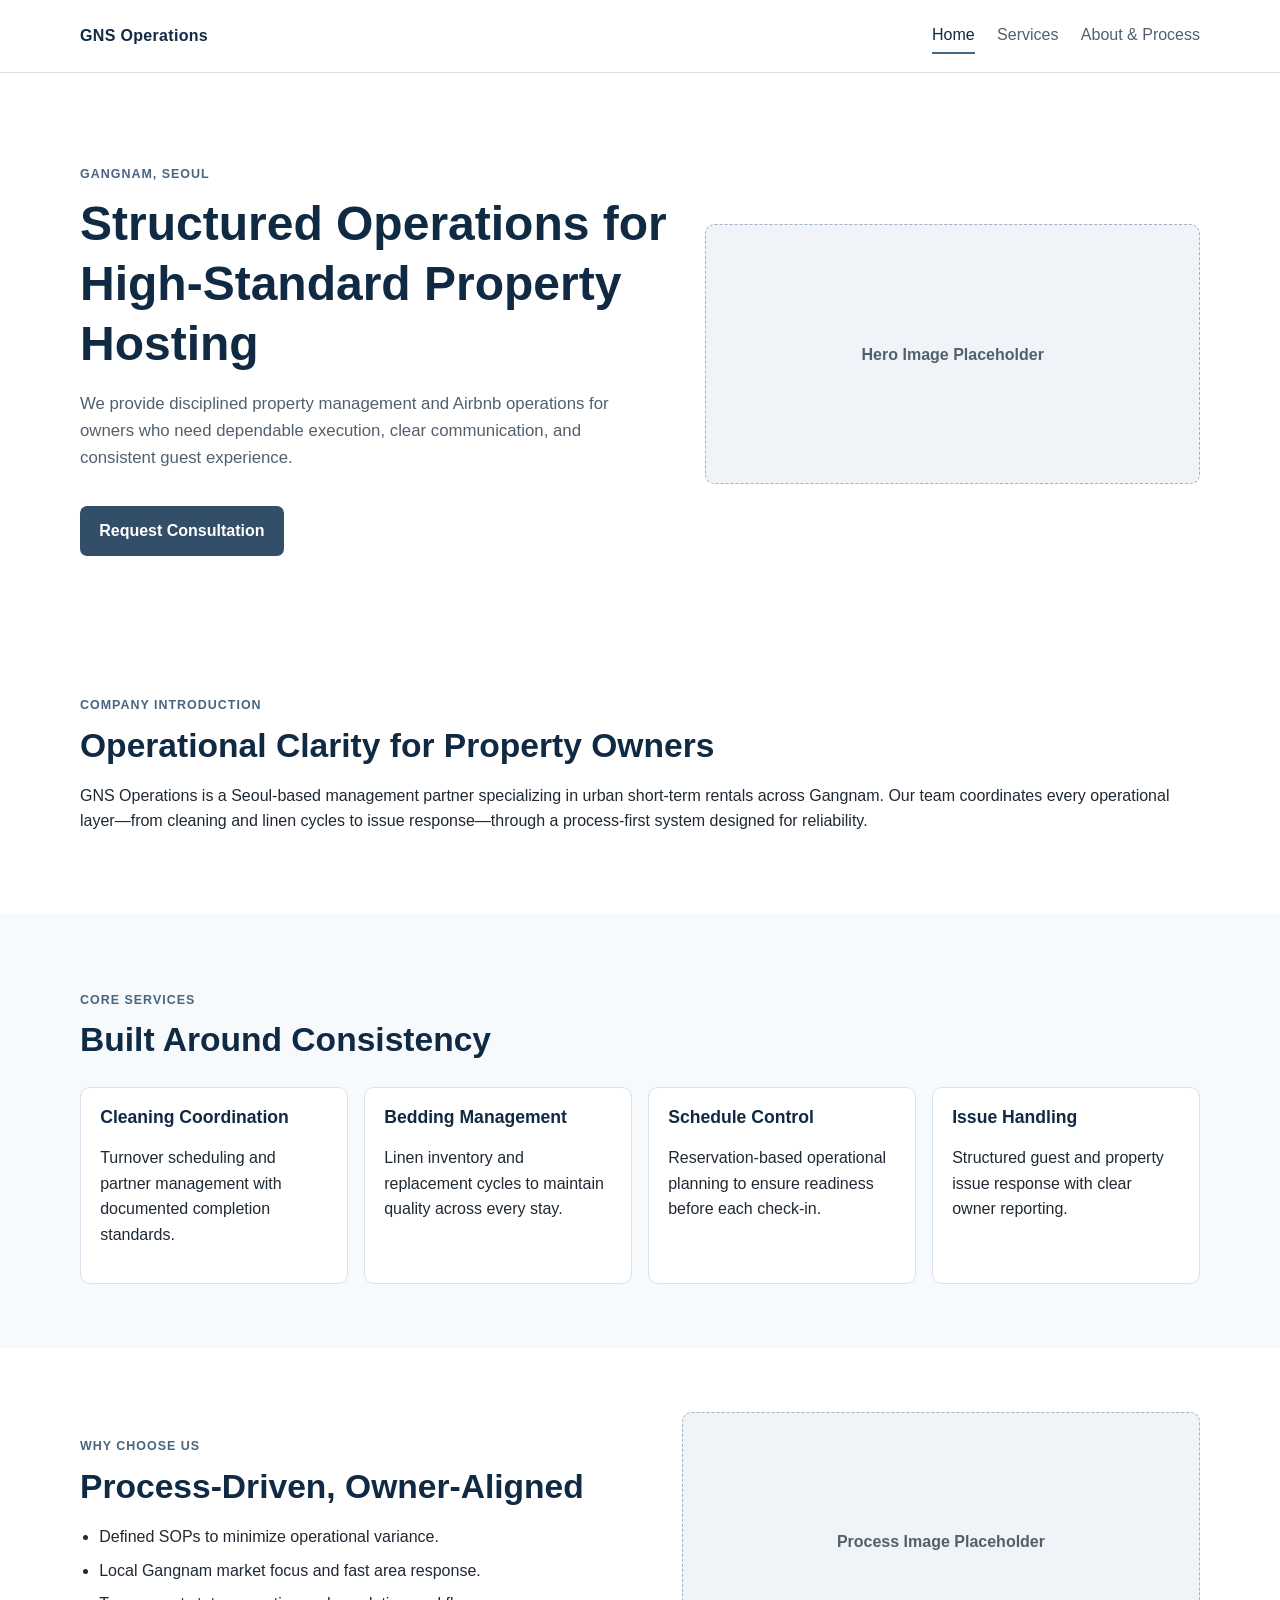
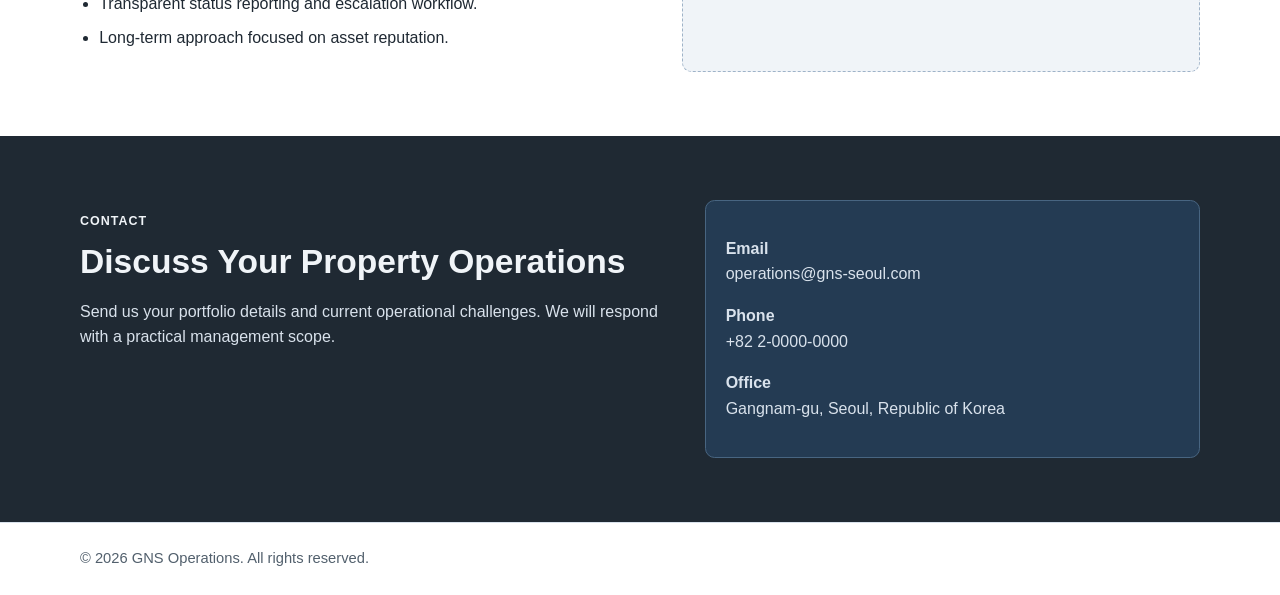
<file: index.html>
<!DOCTYPE html>
<html lang="en">
<head>
  <meta charset="UTF-8" />
  <meta name="viewport" content="width=device-width, initial-scale=1.0" />
  <meta name="description" content="Gangnam-based property management and Airbnb operations company delivering structured, reliable hosting services." />
  <title>GNS Operations | Property & Airbnb Management</title>
  <link rel="stylesheet" href="assets/css/styles.css" />
</head>
<body>
  <header class="site-header">
    <div class="container header-inner">
      <a href="index.html" class="logo" aria-label="GNS Operations Home">GNS Operations</a>
      <button class="menu-toggle" aria-expanded="false" aria-controls="site-nav">Menu</button>
      <nav id="site-nav" class="site-nav" aria-label="Primary navigation">
        <a href="index.html" aria-current="page">Home</a>
        <a href="services.html">Services</a>
        <a href="about.html">About & Process</a>
      </nav>
    </div>
  </header>

  <main>
    <section class="hero">
      <div class="container hero-grid">
        <div>
          <p class="section-tag">Gangnam, Seoul</p>
          <h1>Structured Operations for High-Standard Property Hosting</h1>
          <p class="lead">We provide disciplined property management and Airbnb operations for owners who need dependable execution, clear communication, and consistent guest experience.</p>
          <a class="button" href="#contact">Request Consultation</a>
        </div>
        <div class="image-placeholder" role="img" aria-label="Placeholder for company operations visual">
          <!-- Placeholder image section: Replace with a professional operations or property image -->
          <span>Hero Image Placeholder</span>
        </div>
      </div>
    </section>

    <section class="section">
      <div class="container">
        <p class="section-tag">Company Introduction</p>
        <h2>Operational Clarity for Property Owners</h2>
        <p>GNS Operations is a Seoul-based management partner specializing in urban short-term rentals across Gangnam. Our team coordinates every operational layer—from cleaning and linen cycles to issue response—through a process-first system designed for reliability.</p>
      </div>
    </section>

    <section class="section section-muted">
      <div class="container">
        <p class="section-tag">Core Services</p>
        <h2>Built Around Consistency</h2>
        <div class="card-grid four-col">
          <article class="card">
            <h3>Cleaning Coordination</h3>
            <p>Turnover scheduling and partner management with documented completion standards.</p>
          </article>
          <article class="card">
            <h3>Bedding Management</h3>
            <p>Linen inventory and replacement cycles to maintain quality across every stay.</p>
          </article>
          <article class="card">
            <h3>Schedule Control</h3>
            <p>Reservation-based operational planning to ensure readiness before each check-in.</p>
          </article>
          <article class="card">
            <h3>Issue Handling</h3>
            <p>Structured guest and property issue response with clear owner reporting.</p>
          </article>
        </div>
      </div>
    </section>

    <section class="section">
      <div class="container two-col">
        <div>
          <p class="section-tag">Why Choose Us</p>
          <h2>Process-Driven, Owner-Aligned</h2>
          <ul class="check-list">
            <li>Defined SOPs to minimize operational variance.</li>
            <li>Local Gangnam market focus and fast area response.</li>
            <li>Transparent status reporting and escalation workflow.</li>
            <li>Long-term approach focused on asset reputation.</li>
          </ul>
        </div>
        <div class="image-placeholder" role="img" aria-label="Placeholder for team and process overview">
          <!-- Placeholder image section: Replace with team/process visual -->
          <span>Process Image Placeholder</span>
        </div>
      </div>
    </section>

    <section class="section section-dark" id="contact">
      <div class="container contact-grid">
        <div>
          <p class="section-tag">Contact</p>
          <h2>Discuss Your Property Operations</h2>
          <p>Send us your portfolio details and current operational challenges. We will respond with a practical management scope.</p>
        </div>
        <address class="contact-card">
          <p><strong>Email</strong><br />operations@gns-seoul.com</p>
          <p><strong>Phone</strong><br />+82 2-0000-0000</p>
          <p><strong>Office</strong><br />Gangnam-gu, Seoul, Republic of Korea</p>
        </address>
      </div>
    </section>
  </main>

  <footer class="site-footer">
    <div class="container footer-inner">
      <p>&copy; <span id="year"></span> GNS Operations. All rights reserved.</p>
    </div>
  </footer>

  <script src="assets/js/main.js"></script>
</body>
</html>
</file>
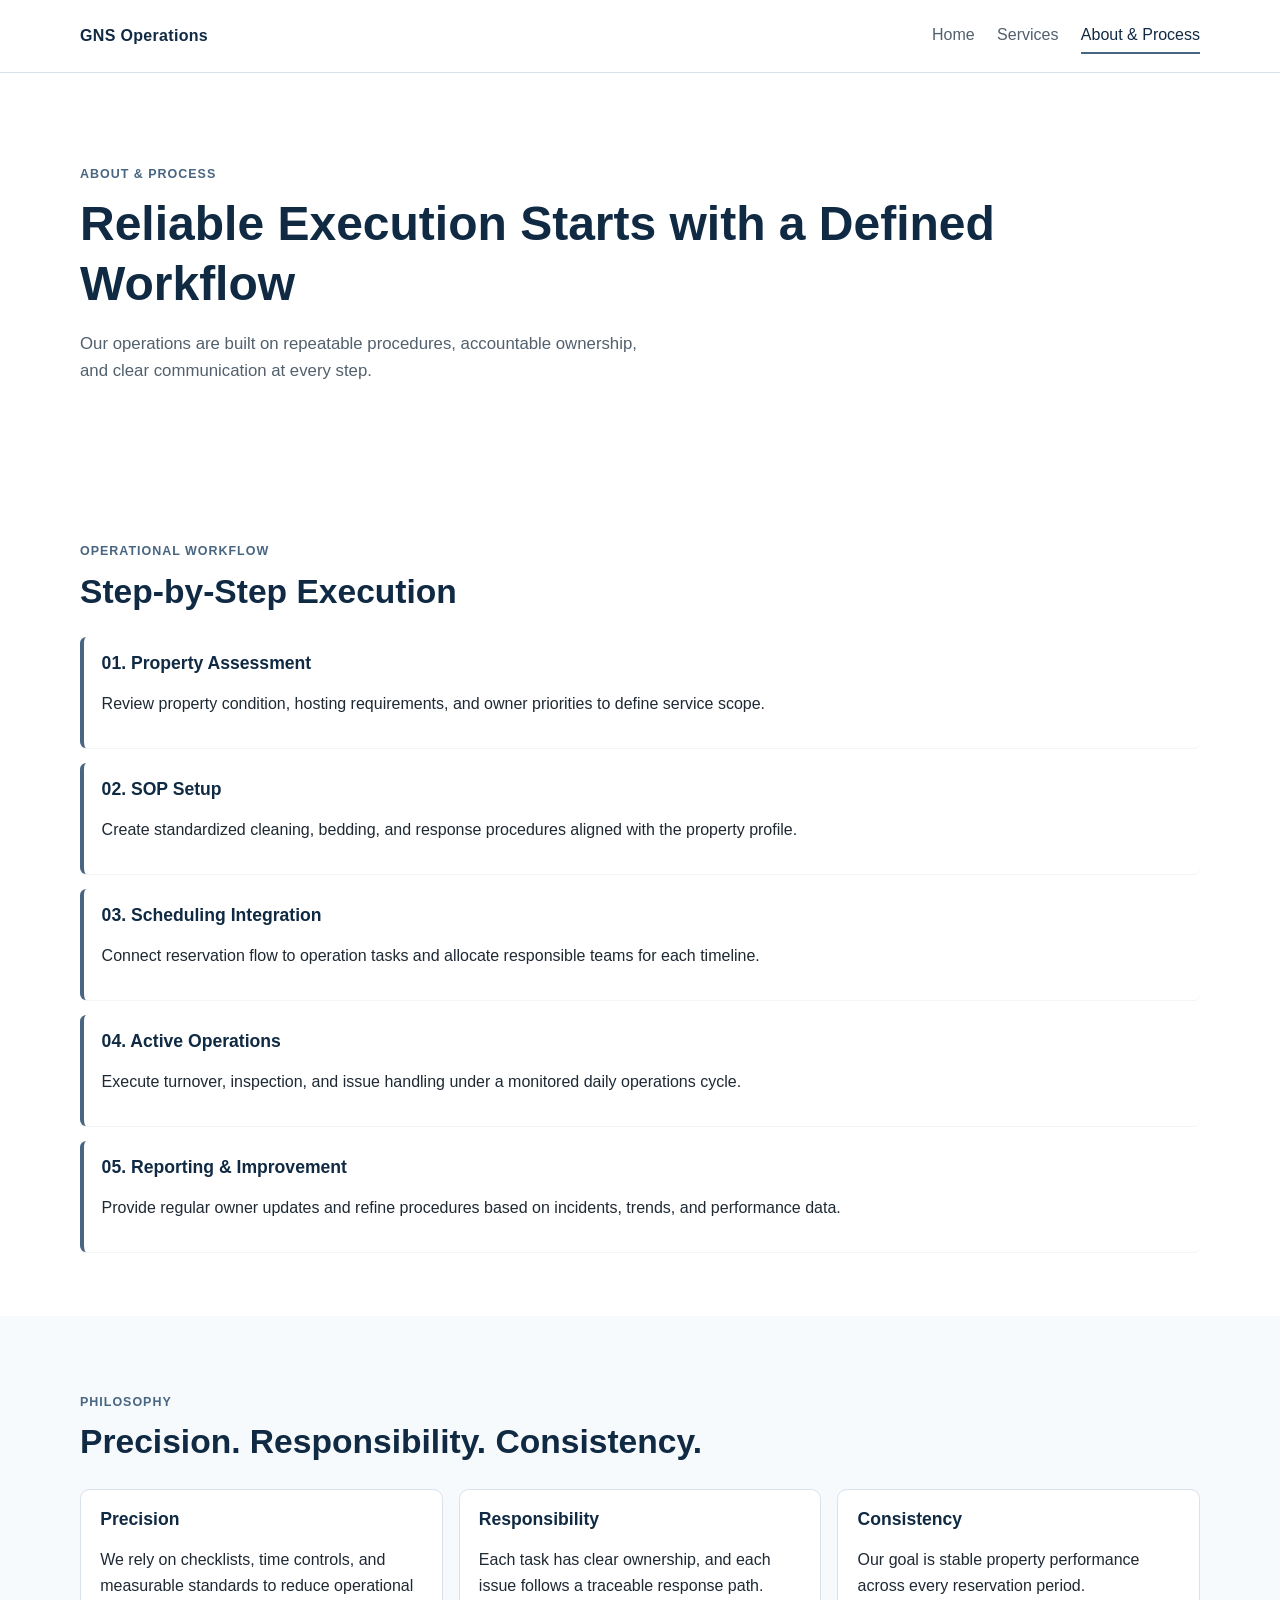
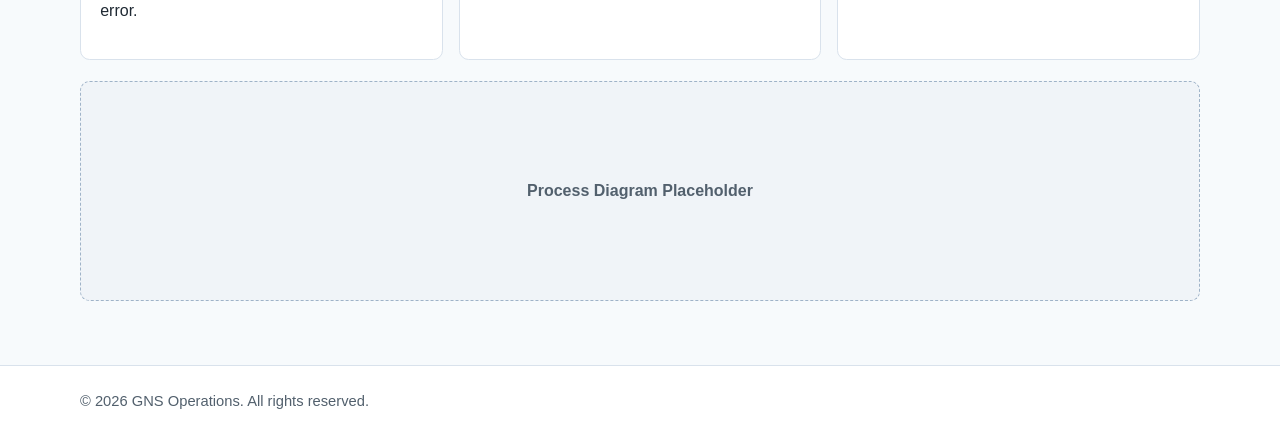
<file: about.html>
<!DOCTYPE html>
<html lang="en">
<head>
  <meta charset="UTF-8" />
  <meta name="viewport" content="width=device-width, initial-scale=1.0" />
  <meta name="description" content="Operational process and philosophy of GNS Operations in Gangnam, Seoul." />
  <title>About & Process | GNS Operations</title>
  <link rel="stylesheet" href="assets/css/styles.css" />
</head>
<body>
  <header class="site-header">
    <div class="container header-inner">
      <a href="index.html" class="logo" aria-label="GNS Operations Home">GNS Operations</a>
      <button class="menu-toggle" aria-expanded="false" aria-controls="site-nav">Menu</button>
      <nav id="site-nav" class="site-nav" aria-label="Primary navigation">
        <a href="index.html">Home</a>
        <a href="services.html">Services</a>
        <a href="about.html" aria-current="page">About & Process</a>
      </nav>
    </div>
  </header>

  <main>
    <section class="page-header">
      <div class="container">
        <p class="section-tag">About & Process</p>
        <h1>Reliable Execution Starts with a Defined Workflow</h1>
        <p class="lead">Our operations are built on repeatable procedures, accountable ownership, and clear communication at every step.</p>
      </div>
    </section>

    <section class="section">
      <div class="container">
        <p class="section-tag">Operational Workflow</p>
        <h2>Step-by-Step Execution</h2>
        <ol class="workflow">
          <li>
            <h3>01. Property Assessment</h3>
            <p>Review property condition, hosting requirements, and owner priorities to define service scope.</p>
          </li>
          <li>
            <h3>02. SOP Setup</h3>
            <p>Create standardized cleaning, bedding, and response procedures aligned with the property profile.</p>
          </li>
          <li>
            <h3>03. Scheduling Integration</h3>
            <p>Connect reservation flow to operation tasks and allocate responsible teams for each timeline.</p>
          </li>
          <li>
            <h3>04. Active Operations</h3>
            <p>Execute turnover, inspection, and issue handling under a monitored daily operations cycle.</p>
          </li>
          <li>
            <h3>05. Reporting & Improvement</h3>
            <p>Provide regular owner updates and refine procedures based on incidents, trends, and performance data.</p>
          </li>
        </ol>
      </div>
    </section>

    <section class="section section-muted">
      <div class="container">
        <p class="section-tag">Philosophy</p>
        <h2>Precision. Responsibility. Consistency.</h2>
        <div class="card-grid three-col">
          <article class="card">
            <h3>Precision</h3>
            <p>We rely on checklists, time controls, and measurable standards to reduce operational error.</p>
          </article>
          <article class="card">
            <h3>Responsibility</h3>
            <p>Each task has clear ownership, and each issue follows a traceable response path.</p>
          </article>
          <article class="card">
            <h3>Consistency</h3>
            <p>Our goal is stable property performance across every reservation period.</p>
          </article>
        </div>
        <div class="image-placeholder wide" role="img" aria-label="Placeholder for process diagram">
          <!-- Placeholder image section: Replace with branded process diagram image -->
          <span>Process Diagram Placeholder</span>
        </div>
      </div>
    </section>
  </main>

  <footer class="site-footer">
    <div class="container footer-inner">
      <p>&copy; <span id="year"></span> GNS Operations. All rights reserved.</p>
    </div>
  </footer>

  <script src="assets/js/main.js"></script>
</body>
</html>
</file>
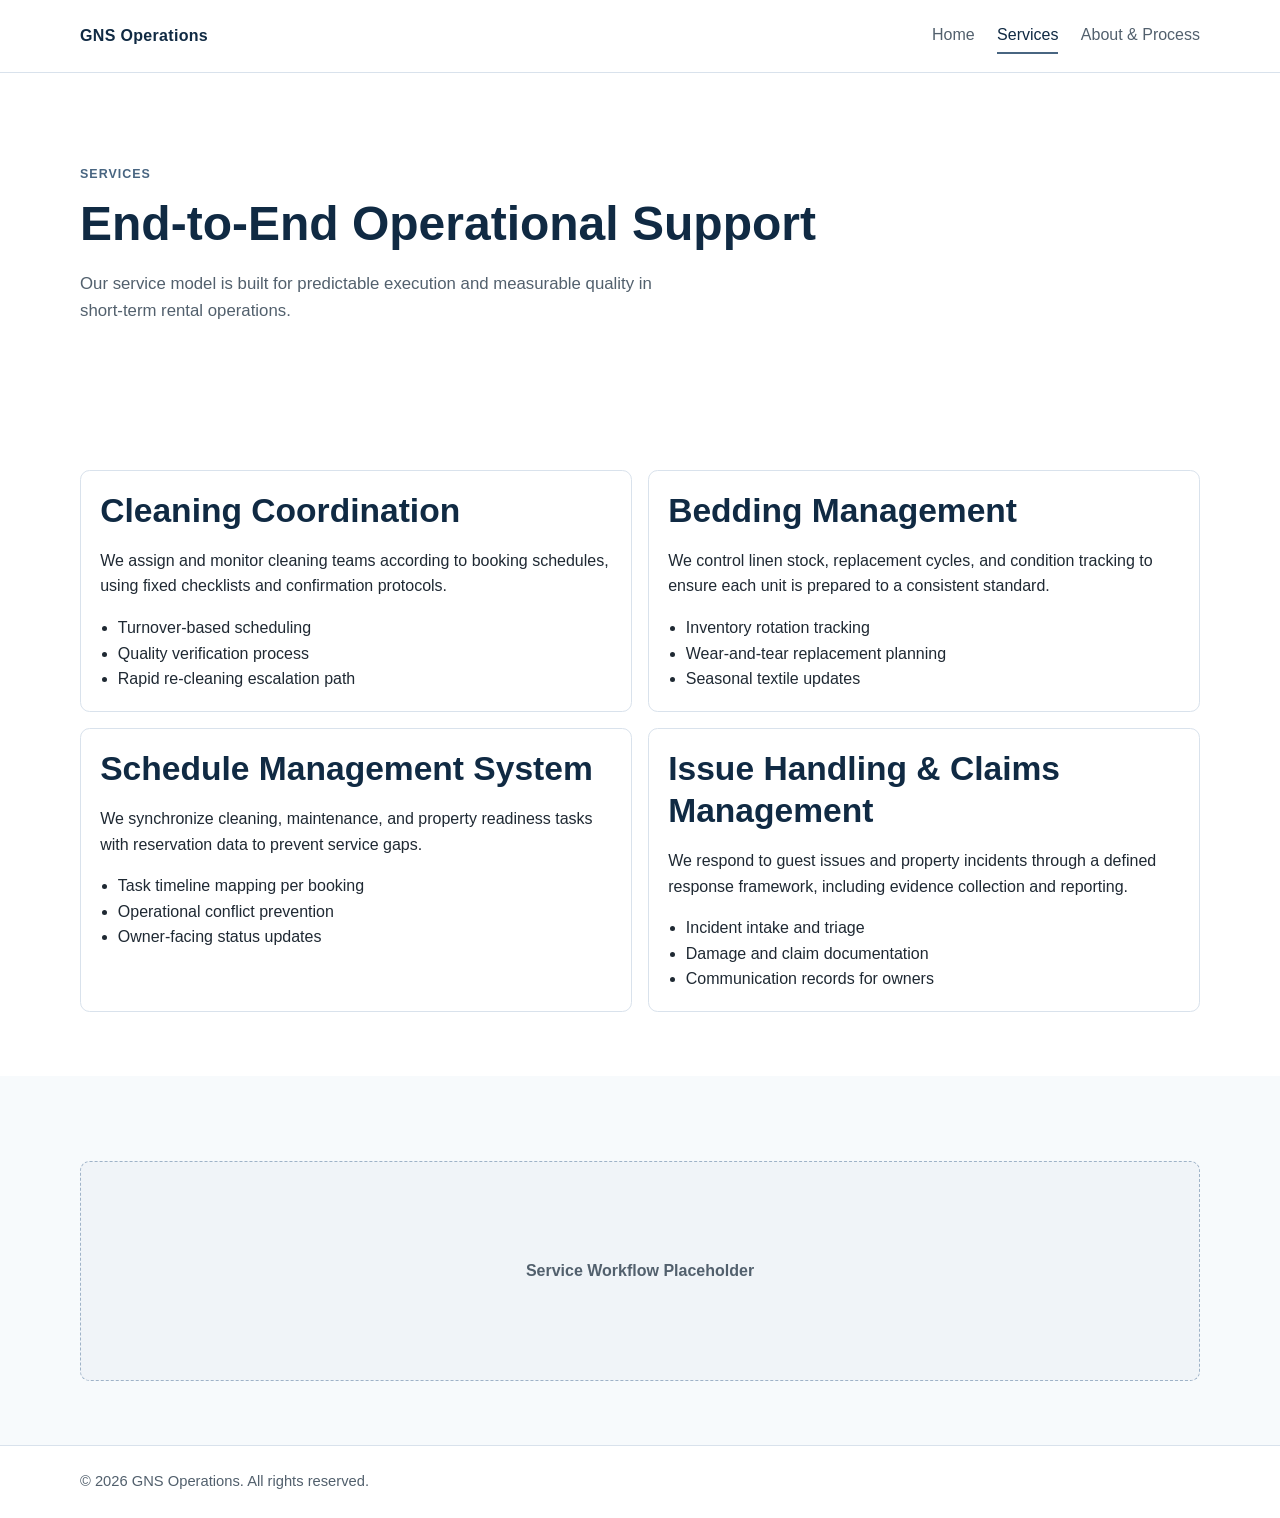
<file: services.html>
<!DOCTYPE html>
<html lang="en">
<head>
  <meta charset="UTF-8" />
  <meta name="viewport" content="width=device-width, initial-scale=1.0" />
  <meta name="description" content="Detailed service scope for GNS Operations property and Airbnb management in Gangnam, Seoul." />
  <title>Services | GNS Operations</title>
  <link rel="stylesheet" href="assets/css/styles.css" />
</head>
<body>
  <header class="site-header">
    <div class="container header-inner">
      <a href="index.html" class="logo" aria-label="GNS Operations Home">GNS Operations</a>
      <button class="menu-toggle" aria-expanded="false" aria-controls="site-nav">Menu</button>
      <nav id="site-nav" class="site-nav" aria-label="Primary navigation">
        <a href="index.html">Home</a>
        <a href="services.html" aria-current="page">Services</a>
        <a href="about.html">About & Process</a>
      </nav>
    </div>
  </header>

  <main>
    <section class="page-header">
      <div class="container">
        <p class="section-tag">Services</p>
        <h1>End-to-End Operational Support</h1>
        <p class="lead">Our service model is built for predictable execution and measurable quality in short-term rental operations.</p>
      </div>
    </section>

    <section class="section">
      <div class="container service-layout">
        <article class="service-item">
          <h2>Cleaning Coordination</h2>
          <p>We assign and monitor cleaning teams according to booking schedules, using fixed checklists and confirmation protocols.</p>
          <ul>
            <li>Turnover-based scheduling</li>
            <li>Quality verification process</li>
            <li>Rapid re-cleaning escalation path</li>
          </ul>
        </article>

        <article class="service-item">
          <h2>Bedding Management</h2>
          <p>We control linen stock, replacement cycles, and condition tracking to ensure each unit is prepared to a consistent standard.</p>
          <ul>
            <li>Inventory rotation tracking</li>
            <li>Wear-and-tear replacement planning</li>
            <li>Seasonal textile updates</li>
          </ul>
        </article>

        <article class="service-item">
          <h2>Schedule Management System</h2>
          <p>We synchronize cleaning, maintenance, and property readiness tasks with reservation data to prevent service gaps.</p>
          <ul>
            <li>Task timeline mapping per booking</li>
            <li>Operational conflict prevention</li>
            <li>Owner-facing status updates</li>
          </ul>
        </article>

        <article class="service-item">
          <h2>Issue Handling & Claims Management</h2>
          <p>We respond to guest issues and property incidents through a defined response framework, including evidence collection and reporting.</p>
          <ul>
            <li>Incident intake and triage</li>
            <li>Damage and claim documentation</li>
            <li>Communication records for owners</li>
          </ul>
        </article>
      </div>
    </section>

    <section class="section section-muted">
      <div class="container">
        <div class="image-placeholder wide" role="img" aria-label="Placeholder for service dashboard mockup">
          <!-- Placeholder image section: Replace with dashboard/service workflow image -->
          <span>Service Workflow Placeholder</span>
        </div>
      </div>
    </section>
  </main>

  <footer class="site-footer">
    <div class="container footer-inner">
      <p>&copy; <span id="year"></span> GNS Operations. All rights reserved.</p>
    </div>
  </footer>

  <script src="assets/js/main.js"></script>
</body>
</html>
</file>
<file: assets/css/styles.css>
/*
  GNS Operations Website Styles
  Theme: Corporate, neutral, and structured
*/

:root {
  --bg: #ffffff;
  --text: #1f2933;
  --muted-text: #52606d;
  --heading: #102a43;
  --line: #d9e2ec;
  --accent: #486581;
  --accent-dark: #334e68;
  --surface: #f7fafc;
  --surface-dark: #1f2933;
  --white: #ffffff;
  --container: 1120px;
}

* {
  box-sizing: border-box;
}

html,
body {
  margin: 0;
  padding: 0;
  font-family: "Inter", "Segoe UI", Roboto, Arial, sans-serif;
  background: var(--bg);
  color: var(--text);
  line-height: 1.6;
}

img {
  max-width: 100%;
  display: block;
}

.container {
  width: min(100% - 3rem, var(--container));
  margin-inline: auto;
}

.site-header {
  position: sticky;
  top: 0;
  z-index: 50;
  border-bottom: 1px solid var(--line);
  background: rgba(255, 255, 255, 0.97);
}

.header-inner {
  min-height: 72px;
  display: flex;
  align-items: center;
  justify-content: space-between;
  gap: 1rem;
}

.logo {
  font-weight: 700;
  letter-spacing: 0.02em;
  text-decoration: none;
  color: var(--heading);
}

.site-nav {
  display: flex;
  gap: 1.4rem;
}

.site-nav a {
  color: var(--muted-text);
  text-decoration: none;
  font-weight: 500;
  padding: 0.25rem 0;
  border-bottom: 2px solid transparent;
}

.site-nav a[aria-current="page"],
.site-nav a:hover {
  color: var(--heading);
  border-bottom-color: var(--accent);
}

.menu-toggle {
  display: none;
  background: transparent;
  border: 1px solid var(--line);
  color: var(--heading);
  padding: 0.45rem 0.7rem;
  border-radius: 0.35rem;
  font-weight: 600;
}

.hero,
.page-header {
  padding: 5rem 0 4rem;
}

.hero-grid {
  display: grid;
  grid-template-columns: 1.2fr 1fr;
  gap: 2rem;
  align-items: center;
}

h1,
h2,
h3 {
  color: var(--heading);
  line-height: 1.25;
  margin-top: 0;
}

h1 {
  font-size: clamp(2rem, 3.8vw, 3rem);
  margin-bottom: 1rem;
}

h2 {
  font-size: clamp(1.45rem, 2.7vw, 2.1rem);
  margin-bottom: 1rem;
}

h3 {
  font-size: 1.1rem;
  margin-bottom: 0.45rem;
}

.lead {
  font-size: 1.05rem;
  color: var(--muted-text);
  max-width: 62ch;
}

.section-tag {
  text-transform: uppercase;
  letter-spacing: 0.08em;
  font-size: 0.78rem;
  font-weight: 700;
  color: var(--accent);
  margin-bottom: 0.55rem;
}

.button {
  display: inline-block;
  margin-top: 1.1rem;
  background: var(--accent-dark);
  color: var(--white);
  text-decoration: none;
  padding: 0.75rem 1.2rem;
  border-radius: 0.45rem;
  font-weight: 600;
}

.section {
  padding: 4rem 0;
}

.section-muted {
  background: var(--surface);
}

.section-dark {
  background: var(--surface-dark);
  color: #d9e2ec;
}

.section-dark h2,
.section-dark .section-tag {
  color: #f0f4f8;
}

.card-grid {
  display: grid;
  gap: 1rem;
  margin-top: 1.6rem;
}

.four-col {
  grid-template-columns: repeat(4, minmax(0, 1fr));
}

.three-col {
  grid-template-columns: repeat(3, minmax(0, 1fr));
}

.card {
  border: 1px solid var(--line);
  background: var(--white);
  padding: 1.2rem;
  border-radius: 0.6rem;
}

.two-col {
  display: grid;
  grid-template-columns: 1.1fr 1fr;
  gap: 2rem;
  align-items: center;
}

.check-list {
  padding-left: 1.2rem;
  margin: 1rem 0 0;
}

.check-list li {
  margin-bottom: 0.5rem;
}

.image-placeholder {
  border: 1.5px dashed #9fb3c8;
  background: #f0f4f8;
  min-height: 260px;
  border-radius: 0.6rem;
  display: grid;
  place-items: center;
  text-align: center;
  color: var(--muted-text);
  padding: 1rem;
  font-weight: 600;
}

.image-placeholder.wide {
  min-height: 220px;
  margin-top: 1.3rem;
}

.contact-grid {
  display: grid;
  grid-template-columns: 1.2fr 1fr;
  gap: 2rem;
  align-items: start;
}

.contact-card {
  margin: 0;
  font-style: normal;
  padding: 1.2rem;
  border: 1px solid #486581;
  border-radius: 0.6rem;
  background: #243b53;
}

.service-layout {
  display: grid;
  gap: 1rem;
  grid-template-columns: repeat(2, minmax(0, 1fr));
}

.service-item {
  border: 1px solid var(--line);
  border-radius: 0.6rem;
  padding: 1.2rem;
}

.service-item ul {
  margin: 0.7rem 0 0;
  padding-left: 1.1rem;
}

.workflow {
  list-style: none;
  margin: 1.5rem 0 0;
  padding: 0;
  display: grid;
  gap: 0.9rem;
}

.workflow li {
  border-left: 4px solid var(--accent);
  background: var(--white);
  border-radius: 0.4rem;
  padding: 1rem 1rem 1rem 1.1rem;
  box-shadow: 0 1px 0 rgba(16, 42, 67, 0.05);
}

.site-footer {
  border-top: 1px solid var(--line);
  background: #fff;
}

.footer-inner {
  min-height: 72px;
  display: flex;
  align-items: center;
}

.footer-inner p {
  margin: 0;
  color: var(--muted-text);
  font-size: 0.92rem;
}

/* Tablet and below */
@media (max-width: 980px) {
  .four-col,
  .three-col {
    grid-template-columns: repeat(2, minmax(0, 1fr));
  }

  .hero-grid,
  .two-col,
  .contact-grid,
  .service-layout {
    grid-template-columns: 1fr;
  }

  .hero,
  .page-header,
  .section {
    padding: 3.4rem 0;
  }
}

/* Mobile navigation and fine adjustments */
@media (max-width: 700px) {
  .container {
    width: min(100% - 2rem, var(--container));
  }

  .menu-toggle {
    display: inline-flex;
  }

  .site-nav {
    position: absolute;
    left: 0;
    right: 0;
    top: 72px;
    background: var(--white);
    border-bottom: 1px solid var(--line);
    padding: 0.9rem 1rem 1.1rem;
    display: none;
    flex-direction: column;
    gap: 0.6rem;
  }

  .site-nav.open {
    display: flex;
  }

  .four-col,
  .three-col {
    grid-template-columns: 1fr;
  }

  .image-placeholder {
    min-height: 200px;
  }
}
</file>
